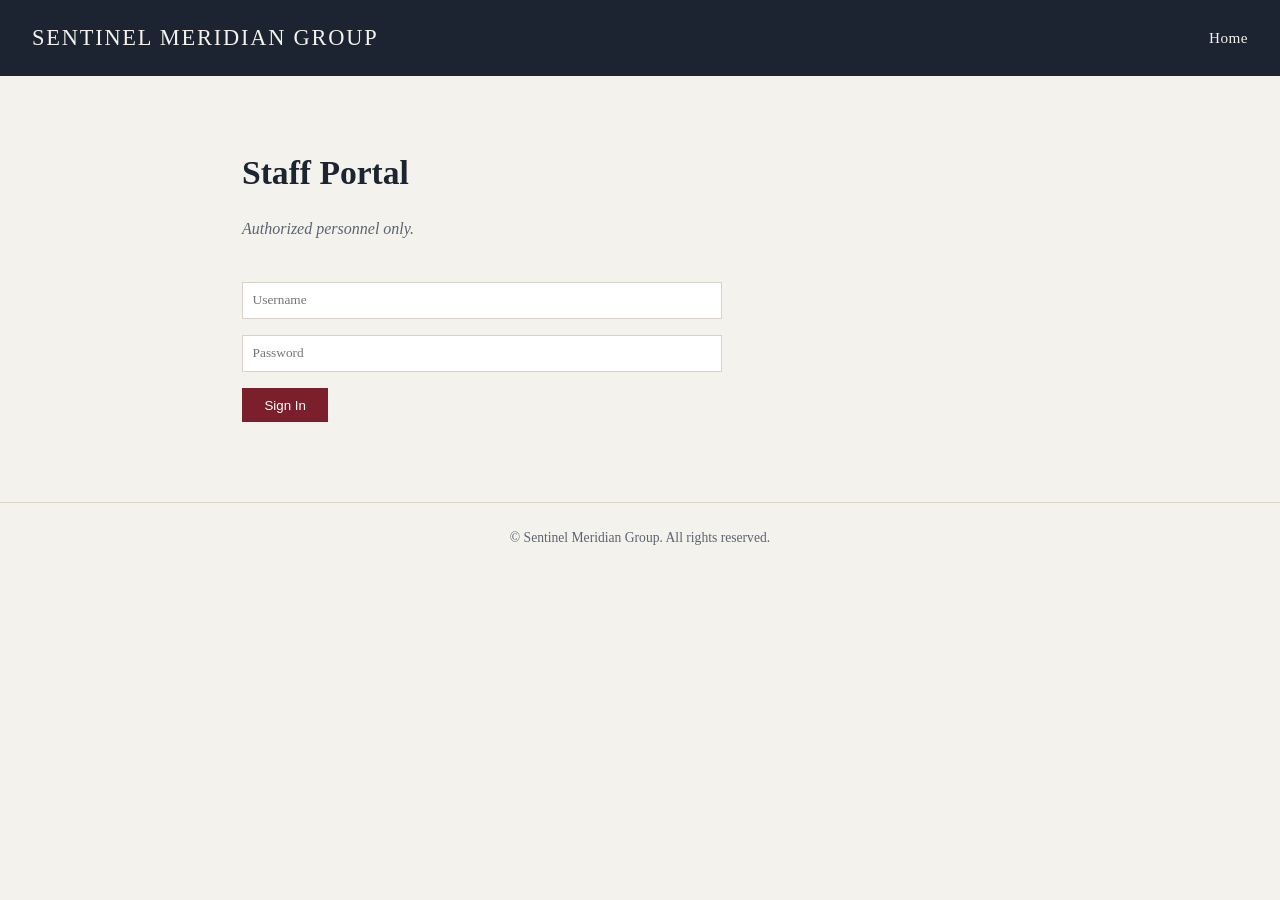
<file: web/admin/index.html>
<!DOCTYPE html>
<html lang="en">
<head>
<meta charset="UTF-8">
<title>Staff Portal Login</title>
<link rel="stylesheet" href="../assets/style.css">
</head>
<body>
<header class="site-header">
  <div class="brand">Sentinel Meridian Group</div>
  <nav class="site-nav">
    <a href="../index.html">Home</a>
  </nav>
</header>
<main>
  <h1>Staff Portal</h1>
  <p class="tagline">Authorized personnel only.</p>

  <form class="contact-form" id="loginForm">
    <input type="text" name="username" placeholder="Username" autocomplete="off" required>
    <input type="password" name="password" placeholder="Password" autocomplete="off" required>
    <button type="submit">Sign In</button>
  </form>
  <p id="loginResult" style="color:#7a1f2b; font-weight:bold; display:none;">
    Invalid username or password.
  </p>
</main>
<footer>
  &copy; Sentinel Meridian Group. All rights reserved.
</footer>
<script>
  // Static demo form only - there is no backend authentication endpoint
  // and no bypass. Every submission is rejected client-side.
  document.getElementById('loginForm').addEventListener('submit', function (e) {
    e.preventDefault();
    document.getElementById('loginResult').style.display = 'block';
  });
</script>
</body>
</html>
</file>
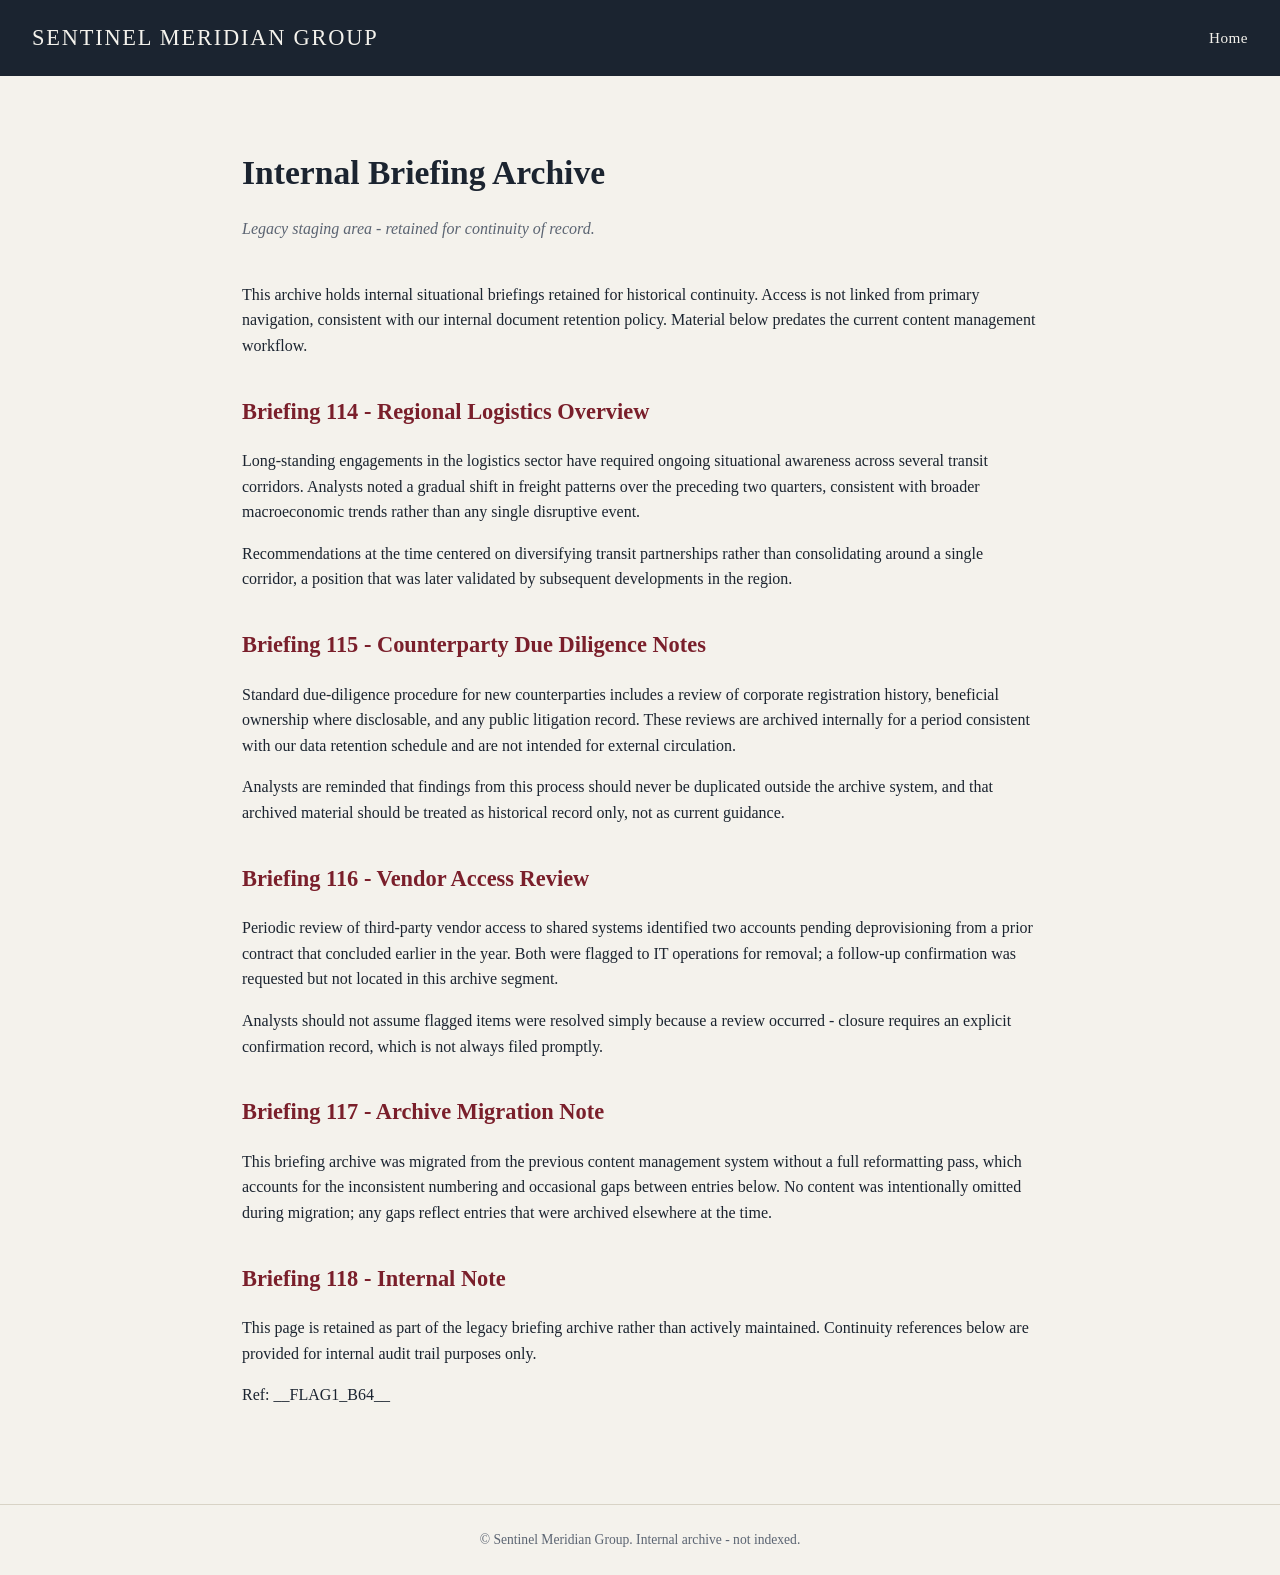
<file: web/hidden/classified-briefing-7f3a2b/index.html>
<!DOCTYPE html>
<html lang="en">
<head>
<meta charset="UTF-8">
<title>Internal Briefing Archive</title>
<link rel="stylesheet" href="../../assets/style.css">
</head>
<body>
<header class="site-header">
  <div class="brand">Sentinel Meridian Group</div>
  <nav class="site-nav">
    <a href="../../index.html">Home</a>
  </nav>
</header>
<main>
  <h1>Internal Briefing Archive</h1>
  <p class="tagline">Legacy staging area - retained for continuity of record.</p>

  <p>
    This archive holds internal situational briefings retained for historical
    continuity. Access is not linked from primary navigation, consistent with
    our internal document retention policy. Material below predates the
    current content management workflow.
  </p>

  <h2>Briefing 114 - Regional Logistics Overview</h2>
  <p>
    Long-standing engagements in the logistics sector have required ongoing
    situational awareness across several transit corridors. Analysts noted
    a gradual shift in freight patterns over the preceding two quarters,
    consistent with broader macroeconomic trends rather than any single
    disruptive event.
  </p>
  <p>
    Recommendations at the time centered on diversifying transit
    partnerships rather than consolidating around a single corridor, a
    position that was later validated by subsequent developments in the
    region.
  </p>

  <h2>Briefing 115 - Counterparty Due Diligence Notes</h2>
  <p>
    Standard due-diligence procedure for new counterparties includes a
    review of corporate registration history, beneficial ownership where
    disclosable, and any public litigation record. These reviews are
    archived internally for a period consistent with our data retention
    schedule and are not intended for external circulation.
  </p>
  <p>
    Analysts are reminded that findings from this process should never be
    duplicated outside the archive system, and that archived material
    should be treated as historical record only, not as current guidance.
  </p>

  <h2>Briefing 116 - Vendor Access Review</h2>
  <p>
    Periodic review of third-party vendor access to shared systems
    identified two accounts pending deprovisioning from a prior contract
    that concluded earlier in the year. Both were flagged to IT operations
    for removal; a follow-up confirmation was requested but not located in
    this archive segment.
  </p>
  <p>
    Analysts should not assume flagged items were resolved simply because
    a review occurred - closure requires an explicit confirmation record,
    which is not always filed promptly.
  </p>

  <h2>Briefing 117 - Archive Migration Note</h2>
  <p>
    This briefing archive was migrated from the previous content
    management system without a full reformatting pass, which accounts
    for the inconsistent numbering and occasional gaps between entries
    below. No content was intentionally omitted during migration; any
    gaps reflect entries that were archived elsewhere at the time.
  </p>

  <h2>Briefing 118 - Internal Note</h2>
  <p>
    This page is retained as part of the legacy briefing archive rather
    than actively maintained. Continuity references below are provided
    for internal audit trail purposes only.
  </p>
  <p>
    Ref: __FLAG1_B64__
  </p>
</main>
<footer>
  &copy; Sentinel Meridian Group. Internal archive - not indexed.
</footer>
</body>
</html>
</file>
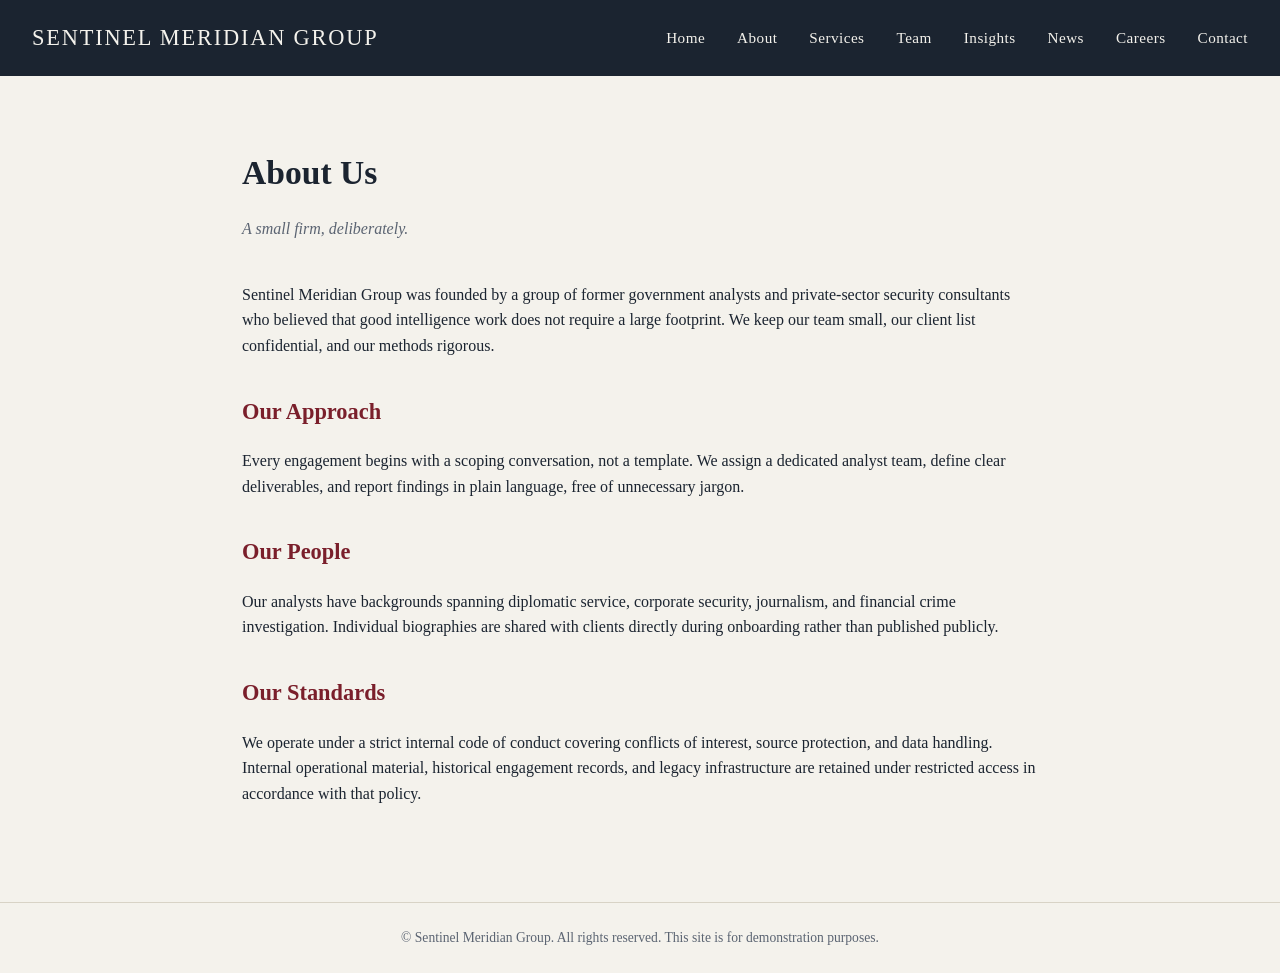
<file: web/about.html>
<!DOCTYPE html>
<html lang="en">
<head>
<meta charset="UTF-8">
<title>About - Sentinel Meridian Group</title>
<link rel="stylesheet" href="assets/style.css">
</head>
<body>
<header class="site-header">
  <div class="brand">Sentinel Meridian Group</div>
  <nav class="site-nav">
    <a href="index.html">Home</a>
    <a href="about.html">About</a>
    <a href="services.html">Services</a>
    <a href="team.html">Team</a>
    <a href="insights.html">Insights</a>
    <a href="news.html">News</a>
    <a href="careers.html">Careers</a>
    <a href="contact.html">Contact</a>
  </nav>
</header>
<main>
  <h1>About Us</h1>
  <p class="tagline">A small firm, deliberately.</p>

  <p>
    Sentinel Meridian Group was founded by a group of former government
    analysts and private-sector security consultants who believed that
    good intelligence work does not require a large footprint. We keep
    our team small, our client list confidential, and our methods
    rigorous.
  </p>

  <h2>Our Approach</h2>
  <p>
    Every engagement begins with a scoping conversation, not a template.
    We assign a dedicated analyst team, define clear deliverables, and
    report findings in plain language, free of unnecessary jargon.
  </p>

  <h2>Our People</h2>
  <p>
    Our analysts have backgrounds spanning diplomatic service, corporate
    security, journalism, and financial crime investigation. Individual
    biographies are shared with clients directly during onboarding rather
    than published publicly.
  </p>

  <h2>Our Standards</h2>
  <p>
    We operate under a strict internal code of conduct covering conflicts
    of interest, source protection, and data handling. Internal operational
    material, historical engagement records, and legacy infrastructure are
    retained under restricted access in accordance with that policy.
  </p>
</main>
<footer>
  &copy; Sentinel Meridian Group. All rights reserved. This site is for demonstration purposes.
</footer>
</body>
</html>
</file>
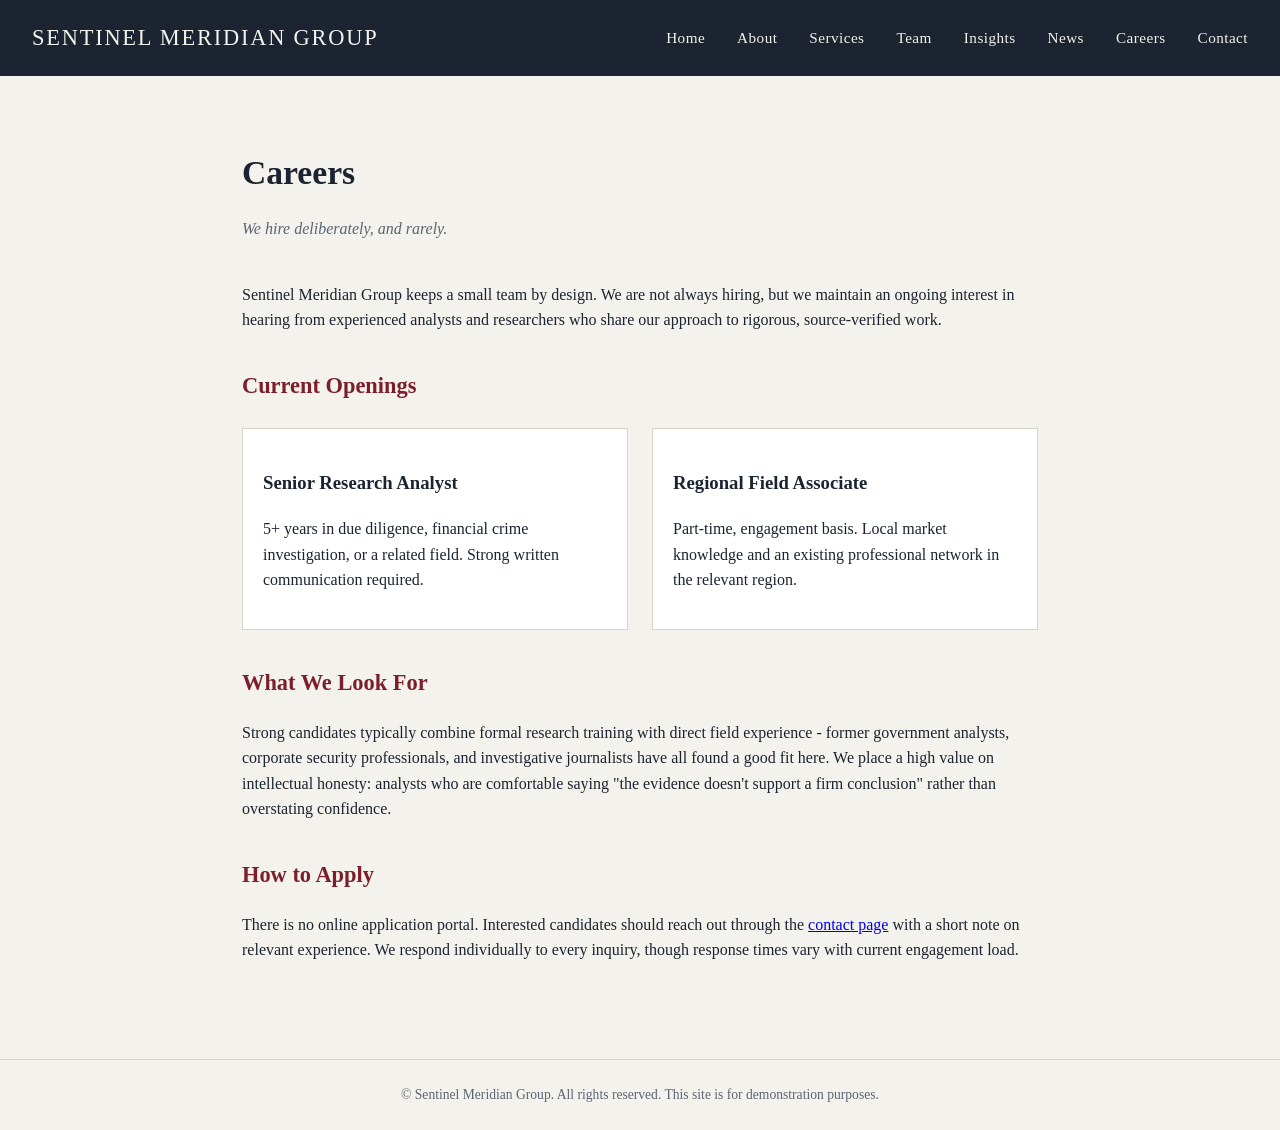
<file: web/careers.html>
<!DOCTYPE html>
<html lang="en">
<head>
<meta charset="UTF-8">
<title>Careers - Sentinel Meridian Group</title>
<link rel="stylesheet" href="assets/style.css">
</head>
<body>
<header class="site-header">
  <div class="brand">Sentinel Meridian Group</div>
  <nav class="site-nav">
    <a href="index.html">Home</a>
    <a href="about.html">About</a>
    <a href="services.html">Services</a>
    <a href="team.html">Team</a>
    <a href="insights.html">Insights</a>
    <a href="news.html">News</a>
    <a href="careers.html">Careers</a>
    <a href="contact.html">Contact</a>
  </nav>
</header>
<main>
  <h1>Careers</h1>
  <p class="tagline">We hire deliberately, and rarely.</p>

  <p>
    Sentinel Meridian Group keeps a small team by design. We are not
    always hiring, but we maintain an ongoing interest in hearing from
    experienced analysts and researchers who share our approach to
    rigorous, source-verified work.
  </p>

  <h2>Current Openings</h2>
  <div class="card-grid">
    <div class="card">
      <h3>Senior Research Analyst</h3>
      <p>5+ years in due diligence, financial crime investigation, or a related field. Strong written communication required.</p>
    </div>
    <div class="card">
      <h3>Regional Field Associate</h3>
      <p>Part-time, engagement basis. Local market knowledge and an existing professional network in the relevant region.</p>
    </div>
  </div>

  <h2>What We Look For</h2>
  <p>
    Strong candidates typically combine formal research training with
    direct field experience - former government analysts, corporate
    security professionals, and investigative journalists have all found
    a good fit here. We place a high value on intellectual honesty:
    analysts who are comfortable saying "the evidence doesn't support a
    firm conclusion" rather than overstating confidence.
  </p>

  <h2>How to Apply</h2>
  <p>
    There is no online application portal. Interested candidates should
    reach out through the <a href="contact.html">contact page</a> with a
    short note on relevant experience. We respond individually to every
    inquiry, though response times vary with current engagement load.
  </p>
</main>
<footer>
  &copy; Sentinel Meridian Group. All rights reserved. This site is for demonstration purposes.
</footer>
</body>
</html>
</file>
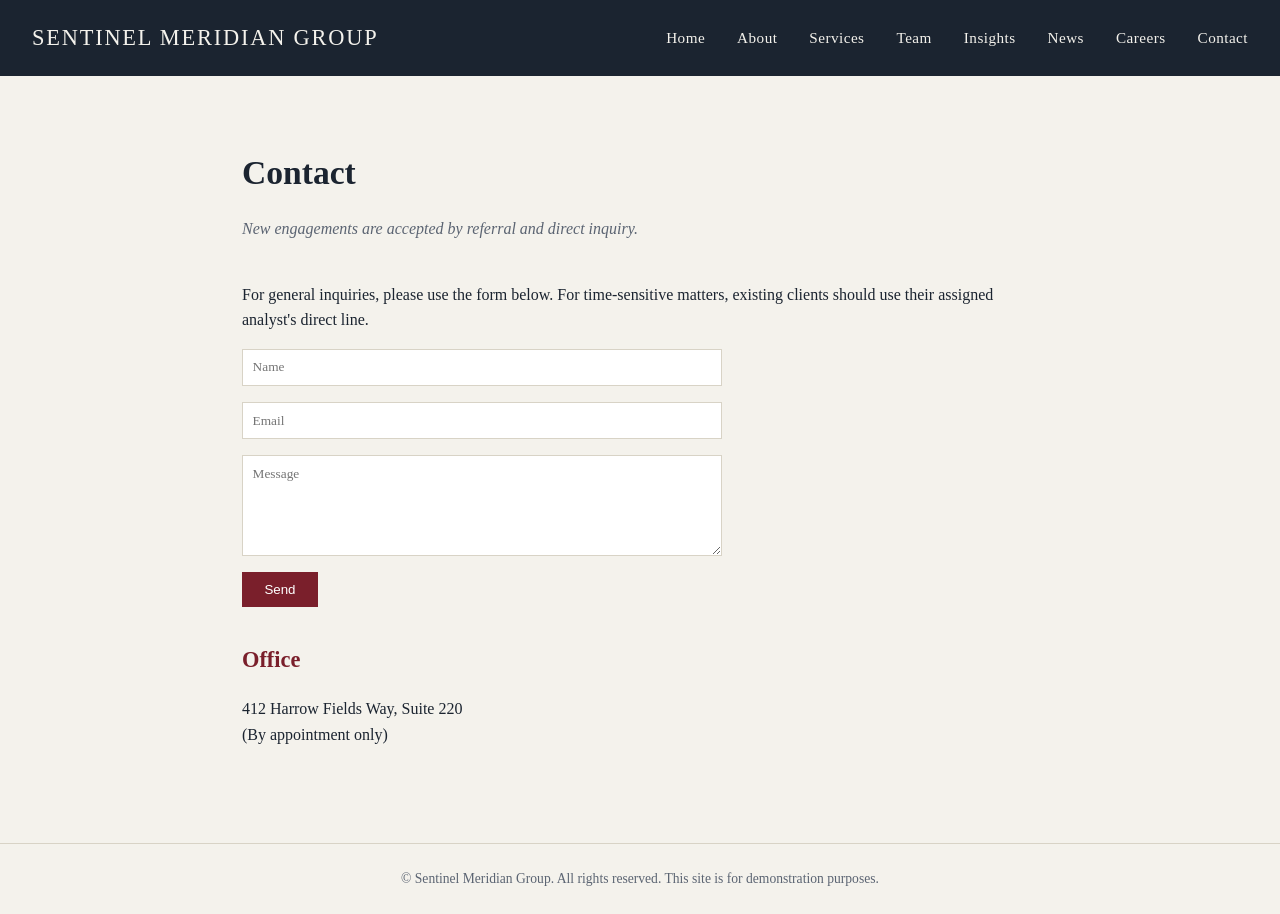
<file: web/contact.html>
<!DOCTYPE html>
<html lang="en">
<head>
<meta charset="UTF-8">
<title>Contact - Sentinel Meridian Group</title>
<link rel="stylesheet" href="assets/style.css">
</head>
<body>
<header class="site-header">
  <div class="brand">Sentinel Meridian Group</div>
  <nav class="site-nav">
    <a href="index.html">Home</a>
    <a href="about.html">About</a>
    <a href="services.html">Services</a>
    <a href="team.html">Team</a>
    <a href="insights.html">Insights</a>
    <a href="news.html">News</a>
    <a href="careers.html">Careers</a>
    <a href="contact.html">Contact</a>
  </nav>
</header>
<main>
  <h1>Contact</h1>
  <p class="tagline">New engagements are accepted by referral and direct inquiry.</p>

  <p>
    For general inquiries, please use the form below. For time-sensitive
    matters, existing clients should use their assigned analyst's direct
    line.
  </p>

  <form class="contact-form" action="#" method="post">
    <input type="text" name="name" placeholder="Name" required>
    <input type="email" name="email" placeholder="Email" required>
    <textarea name="message" rows="5" placeholder="Message"></textarea>
    <button type="submit">Send</button>
  </form>

  <h2>Office</h2>
  <p>
    412 Harrow Fields Way, Suite 220<br>
    (By appointment only)
  </p>
</main>
<footer>
  &copy; Sentinel Meridian Group. All rights reserved. This site is for demonstration purposes.
</footer>
</body>
</html>
</file>
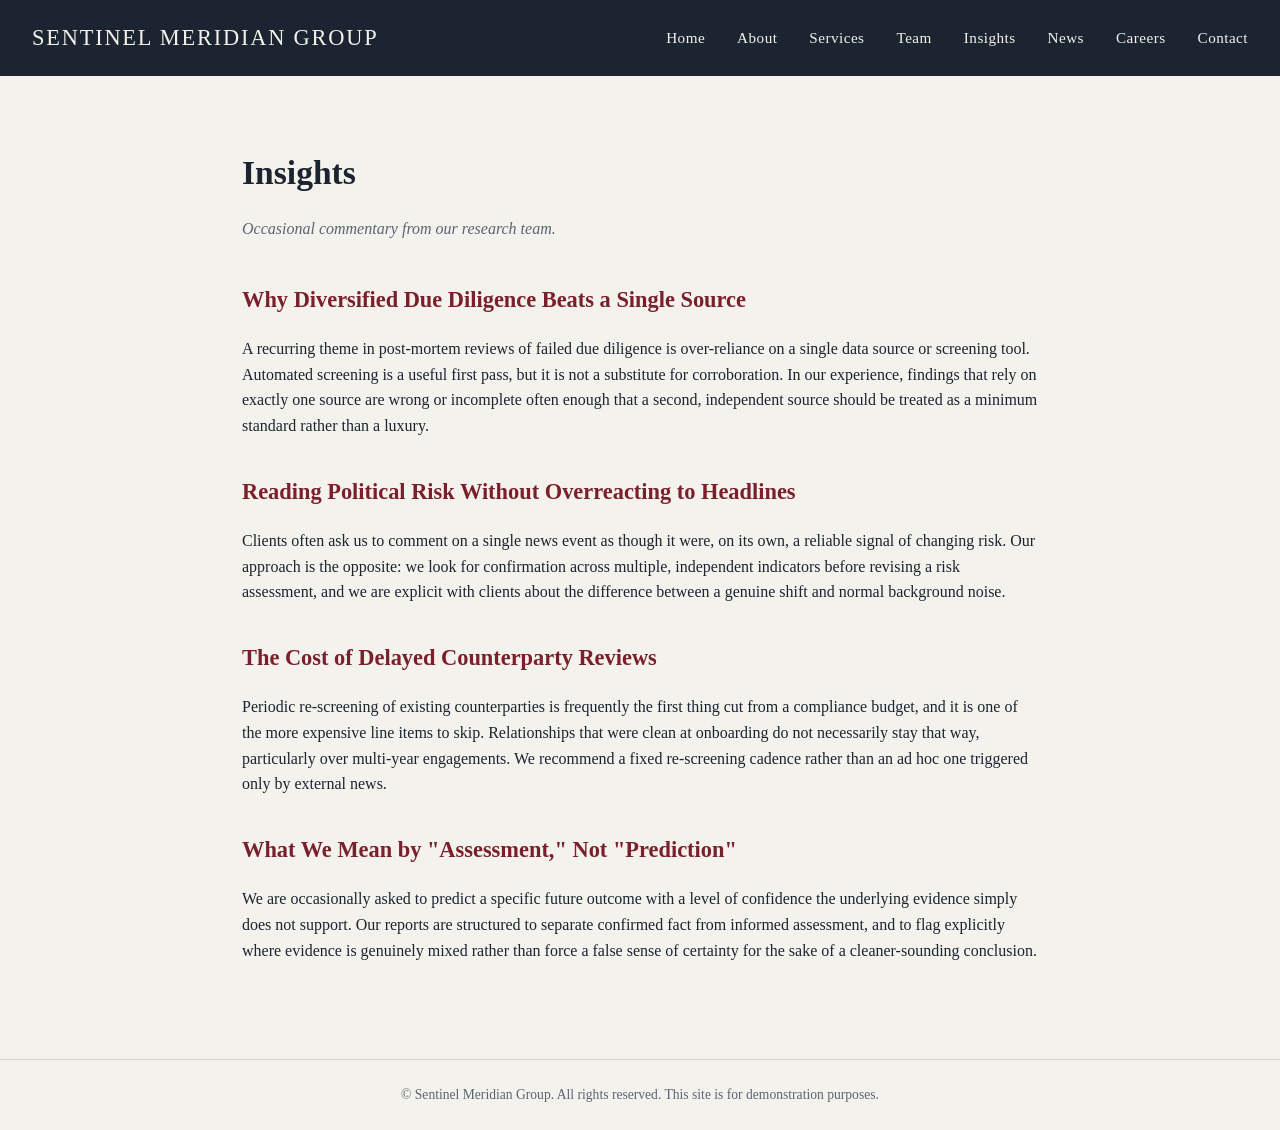
<file: web/insights.html>
<!DOCTYPE html>
<html lang="en">
<head>
<meta charset="UTF-8">
<title>Insights - Sentinel Meridian Group</title>
<link rel="stylesheet" href="assets/style.css">
</head>
<body>
<header class="site-header">
  <div class="brand">Sentinel Meridian Group</div>
  <nav class="site-nav">
    <a href="index.html">Home</a>
    <a href="about.html">About</a>
    <a href="services.html">Services</a>
    <a href="team.html">Team</a>
    <a href="insights.html">Insights</a>
    <a href="news.html">News</a>
    <a href="careers.html">Careers</a>
    <a href="contact.html">Contact</a>
  </nav>
</header>
<main>
  <h1>Insights</h1>
  <p class="tagline">Occasional commentary from our research team.</p>

  <h2>Why Diversified Due Diligence Beats a Single Source</h2>
  <p>
    A recurring theme in post-mortem reviews of failed due diligence is
    over-reliance on a single data source or screening tool. Automated
    screening is a useful first pass, but it is not a substitute for
    corroboration. In our experience, findings that rely on exactly one
    source are wrong or incomplete often enough that a second,
    independent source should be treated as a minimum standard rather
    than a luxury.
  </p>

  <h2>Reading Political Risk Without Overreacting to Headlines</h2>
  <p>
    Clients often ask us to comment on a single news event as though it
    were, on its own, a reliable signal of changing risk. Our approach is
    the opposite: we look for confirmation across multiple, independent
    indicators before revising a risk assessment, and we are explicit
    with clients about the difference between a genuine shift and normal
    background noise.
  </p>

  <h2>The Cost of Delayed Counterparty Reviews</h2>
  <p>
    Periodic re-screening of existing counterparties is frequently the
    first thing cut from a compliance budget, and it is one of the more
    expensive line items to skip. Relationships that were clean at
    onboarding do not necessarily stay that way, particularly over
    multi-year engagements. We recommend a fixed re-screening cadence
    rather than an ad hoc one triggered only by external news.
  </p>

  <h2>What We Mean by "Assessment," Not "Prediction"</h2>
  <p>
    We are occasionally asked to predict a specific future outcome with a
    level of confidence the underlying evidence simply does not support.
    Our reports are structured to separate confirmed fact from informed
    assessment, and to flag explicitly where evidence is genuinely mixed
    rather than force a false sense of certainty for the sake of a
    cleaner-sounding conclusion.
  </p>
</main>
<footer>
  &copy; Sentinel Meridian Group. All rights reserved. This site is for demonstration purposes.
</footer>
</body>
</html>
</file>
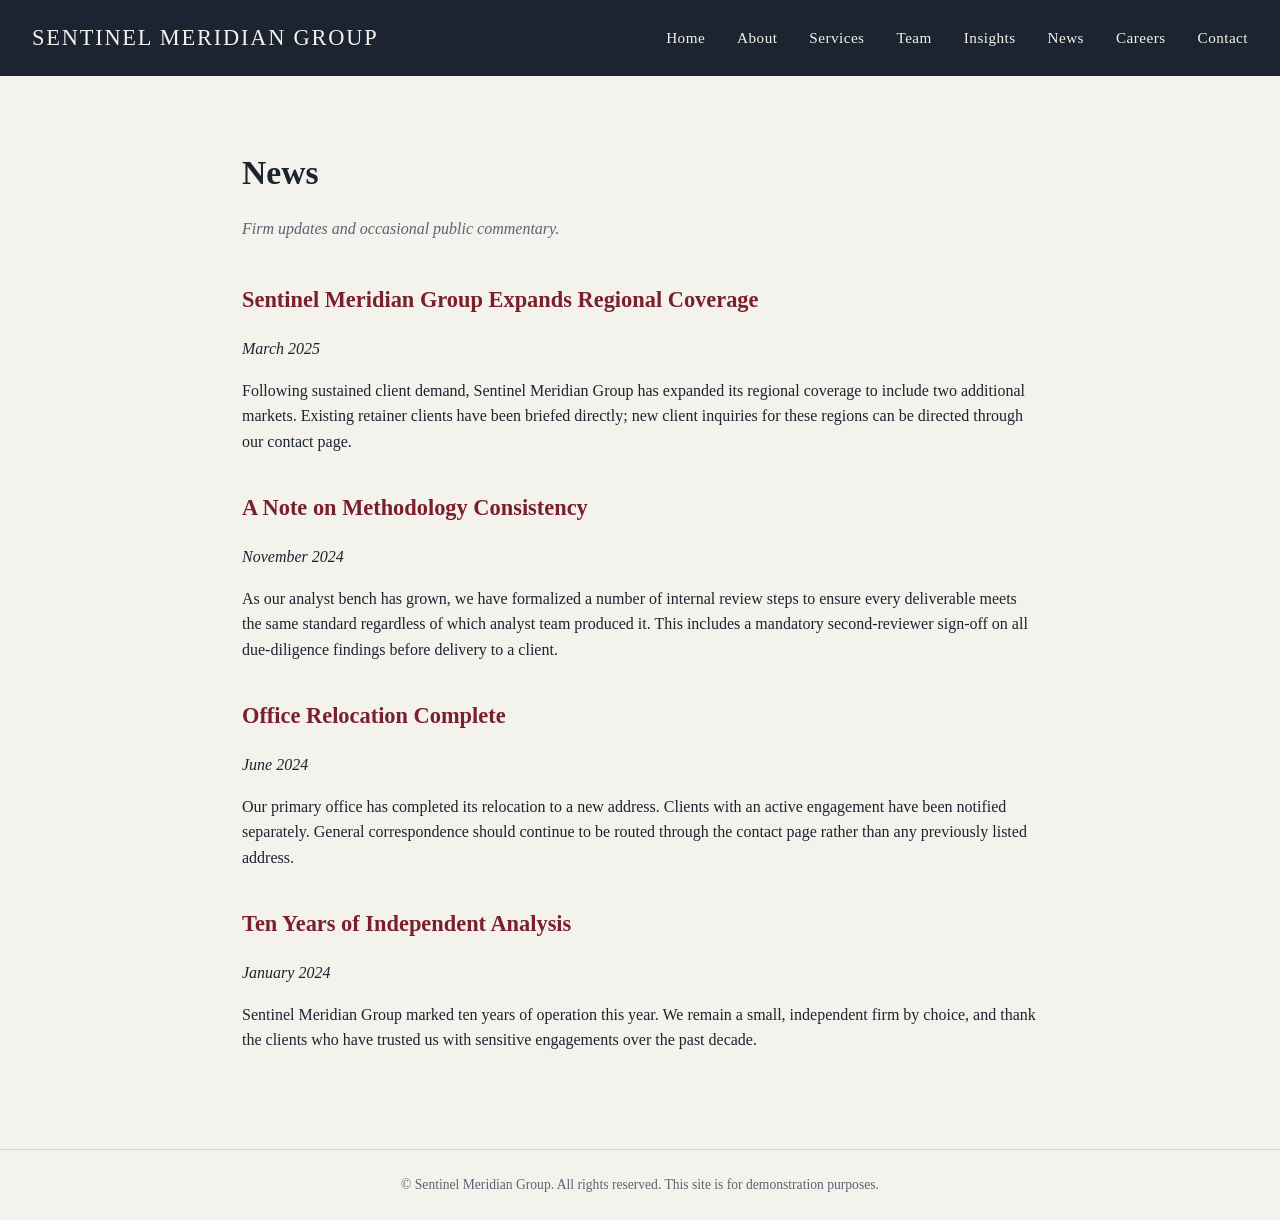
<file: web/news.html>
<!DOCTYPE html>
<html lang="en">
<head>
<meta charset="UTF-8">
<title>News - Sentinel Meridian Group</title>
<link rel="stylesheet" href="assets/style.css">
</head>
<body>
<header class="site-header">
  <div class="brand">Sentinel Meridian Group</div>
  <nav class="site-nav">
    <a href="index.html">Home</a>
    <a href="about.html">About</a>
    <a href="services.html">Services</a>
    <a href="team.html">Team</a>
    <a href="insights.html">Insights</a>
    <a href="news.html">News</a>
    <a href="careers.html">Careers</a>
    <a href="contact.html">Contact</a>
  </nav>
</header>
<main>
  <h1>News</h1>
  <p class="tagline">Firm updates and occasional public commentary.</p>

  <h2>Sentinel Meridian Group Expands Regional Coverage</h2>
  <p><em>March 2025</em></p>
  <p>
    Following sustained client demand, Sentinel Meridian Group has
    expanded its regional coverage to include two additional markets.
    Existing retainer clients have been briefed directly; new client
    inquiries for these regions can be directed through our contact page.
  </p>

  <h2>A Note on Methodology Consistency</h2>
  <p><em>November 2024</em></p>
  <p>
    As our analyst bench has grown, we have formalized a number of
    internal review steps to ensure every deliverable meets the same
    standard regardless of which analyst team produced it. This includes
    a mandatory second-reviewer sign-off on all due-diligence findings
    before delivery to a client.
  </p>

  <h2>Office Relocation Complete</h2>
  <p><em>June 2024</em></p>
  <p>
    Our primary office has completed its relocation to a new address.
    Clients with an active engagement have been notified separately.
    General correspondence should continue to be routed through the
    contact page rather than any previously listed address.
  </p>

  <h2>Ten Years of Independent Analysis</h2>
  <p><em>January 2024</em></p>
  <p>
    Sentinel Meridian Group marked ten years of operation this year. We
    remain a small, independent firm by choice, and thank the clients who
    have trusted us with sensitive engagements over the past decade.
  </p>
</main>
<footer>
  &copy; Sentinel Meridian Group. All rights reserved. This site is for demonstration purposes.
</footer>
</body>
</html>
</file>
<file: web/assets/style.css>
:root {
  --ink: #1b2430;
  --paper: #f4f2ec;
  --accent: #7a1f2b;
  --muted: #5b6472;
  --line: #d8d3c6;
}

* { box-sizing: border-box; }

body {
  margin: 0;
  font-family: Georgia, "Times New Roman", serif;
  background: var(--paper);
  color: var(--ink);
  line-height: 1.6;
}

header.site-header {
  background: var(--ink);
  color: var(--paper);
  padding: 1.25rem 2rem;
  display: flex;
  align-items: center;
  justify-content: space-between;
}

header.site-header .brand {
  font-size: 1.4rem;
  letter-spacing: 0.08em;
  text-transform: uppercase;
}

nav.site-nav a {
  color: var(--paper);
  text-decoration: none;
  margin-left: 1.75rem;
  font-size: 0.95rem;
  letter-spacing: 0.03em;
}

nav.site-nav a:hover { text-decoration: underline; }

main {
  max-width: 860px;
  margin: 0 auto;
  padding: 3rem 2rem 5rem;
}

h1 { font-size: 2.1rem; margin-bottom: 0.5rem; }
h2 { font-size: 1.4rem; margin-top: 2.2rem; color: var(--accent); }

.tagline {
  color: var(--muted);
  font-style: italic;
  margin-bottom: 2.5rem;
}

.hero-image {
  width: 100%;
  max-height: 420px;
  object-fit: cover;
  border: 1px solid var(--line);
  margin: 1.5rem 0 2.5rem;
}

footer {
  border-top: 1px solid var(--line);
  padding: 1.5rem 2rem;
  color: var(--muted);
  font-size: 0.85rem;
  text-align: center;
}

.card-grid {
  display: grid;
  grid-template-columns: repeat(auto-fit, minmax(220px, 1fr));
  gap: 1.5rem;
  margin: 1.5rem 0;
}

.card {
  border: 1px solid var(--line);
  padding: 1.25rem;
  background: #fff;
}

form.contact-form {
  display: flex;
  flex-direction: column;
  gap: 1rem;
  max-width: 480px;
}

form.contact-form input,
form.contact-form textarea {
  padding: 0.6rem;
  border: 1px solid var(--line);
  font-family: inherit;
}

form.contact-form button {
  align-self: flex-start;
  padding: 0.6rem 1.4rem;
  background: var(--accent);
  color: #fff;
  border: none;
  cursor: pointer;
}
</file>
